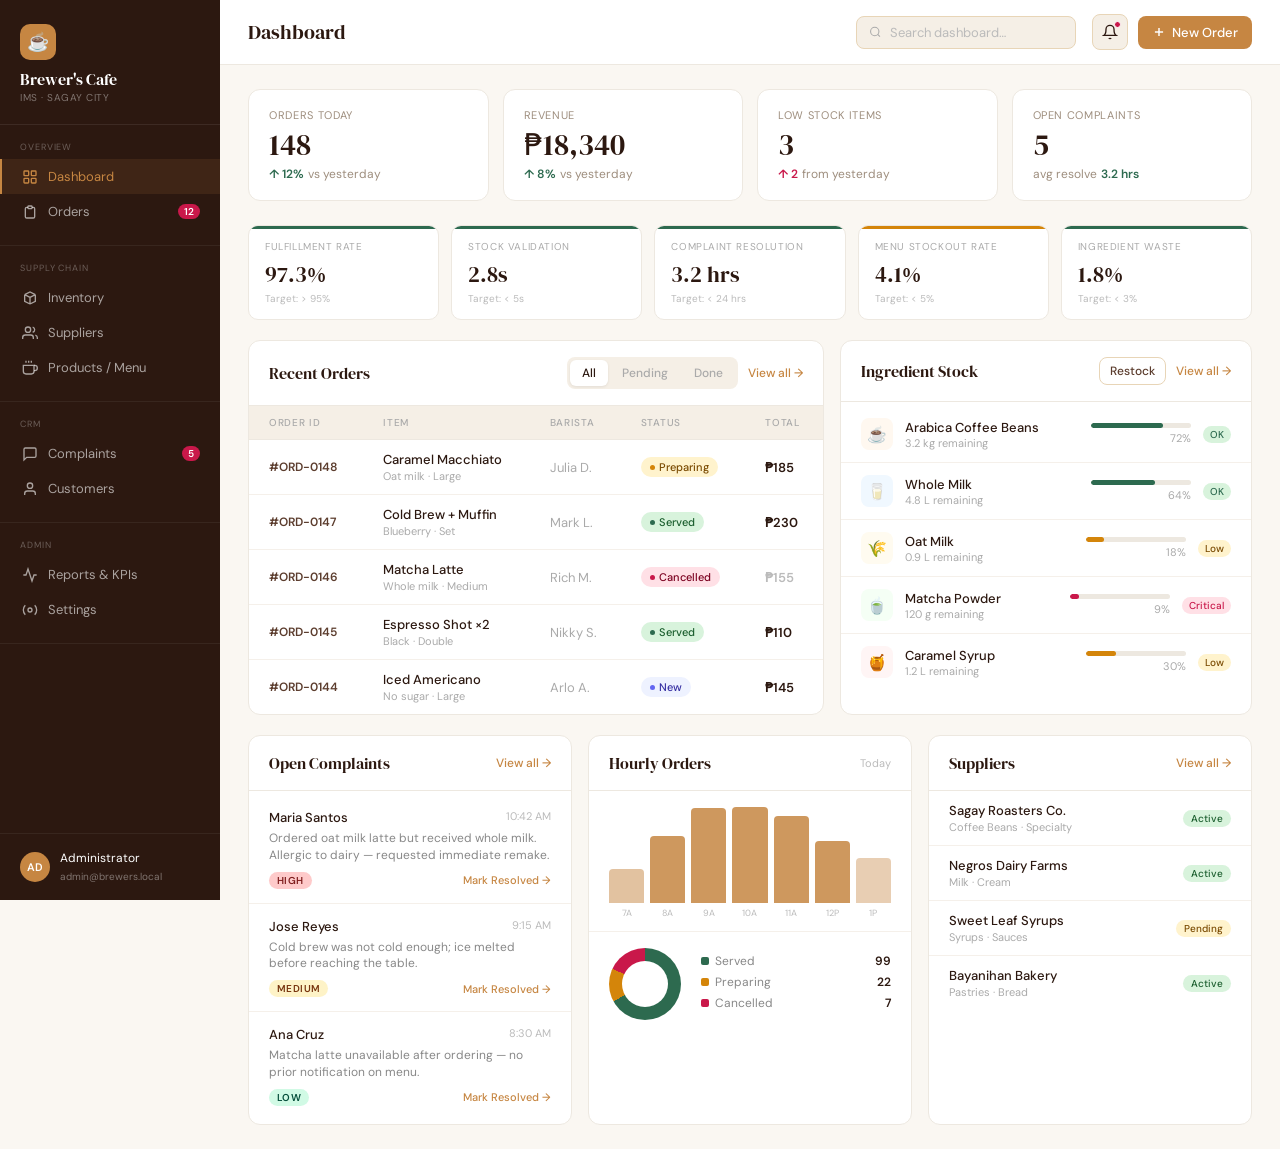
<file: index.html>
<!DOCTYPE html>
<html lang="en">
<head>
<meta charset="UTF-8">
<meta name="viewport" content="width=device-width, initial-scale=1.0">
<title>Dashboard – Brewer's Cafe IMS</title>
<link rel="preconnect" href="https://fonts.googleapis.com">
<link href="https://fonts.googleapis.com/css2?family=DM+Serif+Display:ital@0;1&family=DM+Sans:wght@300;400;500;600&display=swap" rel="stylesheet">
<link rel="stylesheet" href="styles.css">
</head>
<body>
<div id="sidebar-mount"></div>
<main class="main">
  <div id="topbar-mount"></div>
  <div class="content">

    <div class="metrics-row">
      <div class="metric-card">
        <div class="metric-label">Orders Today</div>
        <div class="metric-value">148</div>
        <div class="metric-sub"><span class="badge-up">↑ 12%</span> vs yesterday</div>
      </div>
      <div class="metric-card">
        <div class="metric-label">Revenue</div>
        <div class="metric-value">₱18,340</div>
        <div class="metric-sub"><span class="badge-up">↑ 8%</span> vs yesterday</div>
      </div>
      <div class="metric-card">
        <div class="metric-label">Low Stock Items</div>
        <div class="metric-value">3</div>
        <div class="metric-sub"><span class="badge-down">↑ 2</span> from yesterday</div>
      </div>
      <div class="metric-card">
        <div class="metric-label">Open Complaints</div>
        <div class="metric-value">5</div>
        <div class="metric-sub">avg resolve <span style="color:var(--mint); font-weight:600;">3.2 hrs</span></div>
      </div>
    </div>

    <div class="kpi-row">
      <div class="kpi-card kpi-ok"><div class="kpi-name">Fulfillment Rate</div><div class="kpi-val">97.3%</div><div class="kpi-target">Target: > 95%</div></div>
      <div class="kpi-card kpi-ok"><div class="kpi-name">Stock Validation</div><div class="kpi-val">2.8s</div><div class="kpi-target">Target: < 5s</div></div>
      <div class="kpi-card kpi-ok"><div class="kpi-name">Complaint Resolution</div><div class="kpi-val">3.2 hrs</div><div class="kpi-target">Target: < 24 hrs</div></div>
      <div class="kpi-card kpi-warn"><div class="kpi-name">Menu Stockout Rate</div><div class="kpi-val">4.1%</div><div class="kpi-target">Target: < 5%</div></div>
      <div class="kpi-card kpi-ok"><div class="kpi-name">Ingredient Waste</div><div class="kpi-val">1.8%</div><div class="kpi-target">Target: < 3%</div></div>
    </div>

    <div class="grid-2">
      <div class="panel">
        <div class="panel-head">
          <h3>Recent Orders</h3>
          <div class="tab-row"><div class="tab active">All</div><div class="tab">Pending</div><div class="tab">Done</div></div>
          <span class="view-all">View all →</span>
        </div>
        <table class="data-table">
          <thead><tr><th>Order ID</th><th>Item</th><th>Barista</th><th>Status</th><th>Total</th></tr></thead>
          <tbody>
            <tr><td><div class="order-id">#ORD-0148</div></td><td><div class="item-name">Caramel Macchiato</div><div class="item-sub">Oat milk · Large</div></td><td style="color:#aaa;">Julia D.</td><td><span class="status-pill status-prep"><span class="dot"></span>Preparing</span></td><td style="font-weight:600;">₱185</td></tr>
            <tr><td><div class="order-id">#ORD-0147</div></td><td><div class="item-name">Cold Brew + Muffin</div><div class="item-sub">Blueberry · Set</div></td><td style="color:#aaa;">Mark L.</td><td><span class="status-pill status-done"><span class="dot"></span>Served</span></td><td style="font-weight:600;">₱230</td></tr>
            <tr><td><div class="order-id">#ORD-0146</div></td><td><div class="item-name">Matcha Latte</div><div class="item-sub">Whole milk · Medium</div></td><td style="color:#aaa;">Rich M.</td><td><span class="status-pill status-cancel"><span class="dot"></span>Cancelled</span></td><td style="font-weight:600; color:#bbb;">₱155</td></tr>
            <tr><td><div class="order-id">#ORD-0145</div></td><td><div class="item-name">Espresso Shot ×2</div><div class="item-sub">Black · Double</div></td><td style="color:#aaa;">Nikky S.</td><td><span class="status-pill status-done"><span class="dot"></span>Served</span></td><td style="font-weight:600;">₱110</td></tr>
            <tr><td><div class="order-id">#ORD-0144</div></td><td><div class="item-name">Iced Americano</div><div class="item-sub">No sugar · Large</div></td><td style="color:#aaa;">Arlo A.</td><td><span class="status-pill status-new"><span class="dot"></span>New</span></td><td style="font-weight:600;">₱145</td></tr>
          </tbody>
        </table>
      </div>

      <div class="panel">
        <div class="panel-head">
          <h3>Ingredient Stock</h3>
          <button class="btn btn-ghost" style="font-size:12px; padding:5px 10px;">Restock</button>
          <span class="view-all">View all →</span>
        </div>
        <div class="stock-list">
          <div class="stock-item"><div class="stock-icon" style="background:#FFF8F0;">☕</div><div class="stock-info"><div class="stock-name">Arabica Coffee Beans</div><div class="stock-unit">3.2 kg remaining</div></div><div class="stock-bar-wrap"><div class="stock-bar-bg"><div class="stock-bar-fill bar-ok" style="width:72%"></div></div><div class="stock-pct">72%</div></div><span class="stock-alert alert-ok">OK</span></div>
          <div class="stock-item"><div class="stock-icon" style="background:#F0F8FF;">🥛</div><div class="stock-info"><div class="stock-name">Whole Milk</div><div class="stock-unit">4.8 L remaining</div></div><div class="stock-bar-wrap"><div class="stock-bar-bg"><div class="stock-bar-fill bar-ok" style="width:64%"></div></div><div class="stock-pct">64%</div></div><span class="stock-alert alert-ok">OK</span></div>
          <div class="stock-item"><div class="stock-icon" style="background:#FFFBF0;">🌾</div><div class="stock-info"><div class="stock-name">Oat Milk</div><div class="stock-unit">0.9 L remaining</div></div><div class="stock-bar-wrap"><div class="stock-bar-bg"><div class="stock-bar-fill bar-warn" style="width:18%"></div></div><div class="stock-pct">18%</div></div><span class="stock-alert alert-warn">Low</span></div>
          <div class="stock-item"><div class="stock-icon" style="background:#F5FFF5;">🍵</div><div class="stock-info"><div class="stock-name">Matcha Powder</div><div class="stock-unit">120 g remaining</div></div><div class="stock-bar-wrap"><div class="stock-bar-bg"><div class="stock-bar-fill bar-critical" style="width:9%"></div></div><div class="stock-pct">9%</div></div><span class="stock-alert alert-low">Critical</span></div>
          <div class="stock-item"><div class="stock-icon" style="background:#FFF5F5;">🍯</div><div class="stock-info"><div class="stock-name">Caramel Syrup</div><div class="stock-unit">1.2 L remaining</div></div><div class="stock-bar-wrap"><div class="stock-bar-bg"><div class="stock-bar-fill bar-warn" style="width:30%"></div></div><div class="stock-pct">30%</div></div><span class="stock-alert alert-warn">Low</span></div>
        </div>
      </div>
    </div>

    <div class="grid-3">
      <div class="panel">
        <div class="panel-head"><h3>Open Complaints</h3><span class="view-all">View all →</span></div>
        <div class="complaint-list">
          <div class="complaint-item"><div class="complaint-top"><span class="complaint-customer">Maria Santos</span><span class="complaint-time">10:42 AM</span></div><div class="complaint-text">Ordered oat milk latte but received whole milk. Allergic to dairy — requested immediate remake.</div><div class="complaint-footer"><span class="priority-tag p-high">HIGH</span><button class="resolve-btn">Mark Resolved →</button></div></div>
          <div class="complaint-item"><div class="complaint-top"><span class="complaint-customer">Jose Reyes</span><span class="complaint-time">9:15 AM</span></div><div class="complaint-text">Cold brew was not cold enough; ice melted before reaching the table.</div><div class="complaint-footer"><span class="priority-tag p-med">MEDIUM</span><button class="resolve-btn">Mark Resolved →</button></div></div>
          <div class="complaint-item"><div class="complaint-top"><span class="complaint-customer">Ana Cruz</span><span class="complaint-time">8:30 AM</span></div><div class="complaint-text">Matcha latte unavailable after ordering — no prior notification on menu.</div><div class="complaint-footer"><span class="priority-tag p-low">LOW</span><button class="resolve-btn">Mark Resolved →</button></div></div>
        </div>
      </div>

      <div class="panel">
        <div class="panel-head"><h3>Hourly Orders</h3><span style="font-size:11px; color:#bbb;">Today</span></div>
        <div class="mini-chart">
          <div class="bar-col"><div class="bar-rect" style="height:30%; opacity:0.5;"></div><div class="bar-lbl">7A</div></div>
          <div class="bar-col"><div class="bar-rect" style="height:60%;"></div><div class="bar-lbl">8A</div></div>
          <div class="bar-col"><div class="bar-rect" style="height:85%;"></div><div class="bar-lbl">9A</div></div>
          <div class="bar-col"><div class="bar-rect" style="height:100%;"></div><div class="bar-lbl">10A</div></div>
          <div class="bar-col"><div class="bar-rect" style="height:78%;"></div><div class="bar-lbl">11A</div></div>
          <div class="bar-col"><div class="bar-rect" style="height:55%;"></div><div class="bar-lbl">12P</div></div>
          <div class="bar-col"><div class="bar-rect" style="height:40%; opacity:0.4;"></div><div class="bar-lbl">1P</div></div>
        </div>
        <div class="donut-wrap" style="border-top:1px solid #f5f0ea;">
          <div class="donut"></div>
          <div style="flex:1;">
            <div class="legend-item"><div class="legend-dot" style="background:var(--mint);"></div><span style="font-size:12px; color:#888;">Served</span><span class="legend-num">99</span></div>
            <div class="legend-item"><div class="legend-dot" style="background:var(--amber);"></div><span style="font-size:12px; color:#888;">Preparing</span><span class="legend-num">22</span></div>
            <div class="legend-item"><div class="legend-dot" style="background:var(--rose);"></div><span style="font-size:12px; color:#888;">Cancelled</span><span class="legend-num">7</span></div>
          </div>
        </div>
      </div>

      <div class="panel">
        <div class="panel-head"><h3>Suppliers</h3><span class="view-all">View all →</span></div>
        <table class="data-table">
          <tbody>
            <tr><td><div class="item-name">Sagay Roasters Co.</div><div class="item-sub">Coffee Beans · Specialty</div></td><td style="text-align:right;"><span class="tag tag-active">Active</span></td></tr>
            <tr><td><div class="item-name">Negros Dairy Farms</div><div class="item-sub">Milk · Cream</div></td><td style="text-align:right;"><span class="tag tag-active">Active</span></td></tr>
            <tr><td><div class="item-name">Sweet Leaf Syrups</div><div class="item-sub">Syrups · Sauces</div></td><td style="text-align:right;"><span class="tag tag-pending">Pending</span></td></tr>
            <tr><td><div class="item-name">Bayanihan Bakery</div><div class="item-sub">Pastries · Bread</div></td><td style="text-align:right;"><span class="tag tag-active">Active</span></td></tr>
          </tbody>
        </table>
      </div>
    </div>

  </div>
</main>
<script src="app.js"></script>
<script>mountLayout({ active: 'dashboard', title: 'Dashboard', cta: 'New Order' });</script>
</body>
</html>
</file>
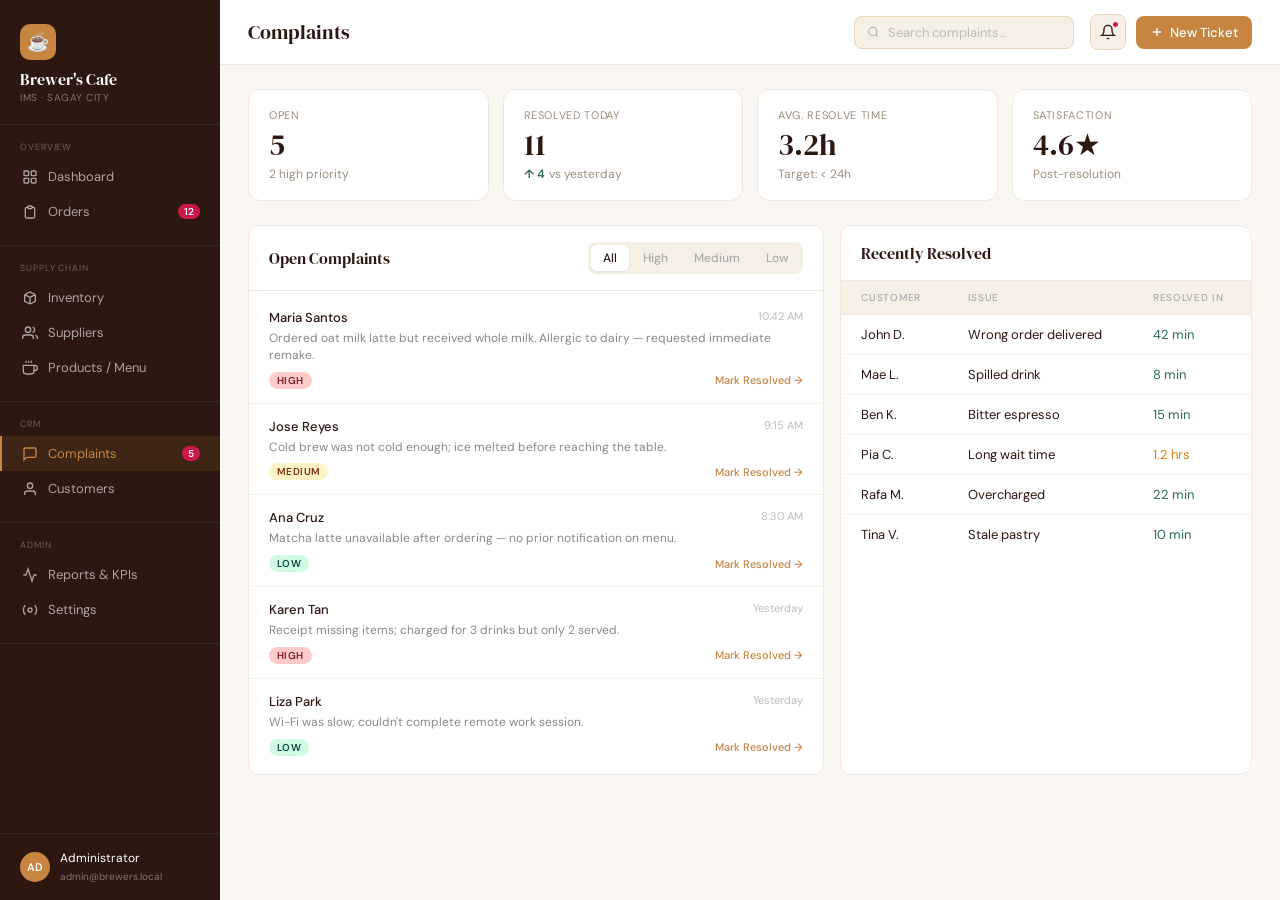
<file: complaints.html>
<!DOCTYPE html>
<html lang="en">
<head>
<meta charset="UTF-8"><meta name="viewport" content="width=device-width, initial-scale=1.0">
<title>Complaints – Brewer's Cafe IMS</title>
<link rel="preconnect" href="https://fonts.googleapis.com">
<link href="https://fonts.googleapis.com/css2?family=DM+Serif+Display&family=DM+Sans:wght@300;400;500;600&display=swap" rel="stylesheet">
<link rel="stylesheet" href="styles.css">
</head>
<body>
<div id="sidebar-mount"></div>
<main class="main">
  <div id="topbar-mount"></div>
  <div class="content">

    <div class="metrics-row">
      <div class="metric-card"><div class="metric-label">Open</div><div class="metric-value">5</div><div class="metric-sub">2 high priority</div></div>
      <div class="metric-card"><div class="metric-label">Resolved Today</div><div class="metric-value">11</div><div class="metric-sub"><span class="badge-up">↑ 4</span> vs yesterday</div></div>
      <div class="metric-card"><div class="metric-label">Avg. Resolve Time</div><div class="metric-value">3.2h</div><div class="metric-sub">Target: < 24h</div></div>
      <div class="metric-card"><div class="metric-label">Satisfaction</div><div class="metric-value">4.6★</div><div class="metric-sub">Post-resolution</div></div>
    </div>

    <div class="grid-2">
      <div class="panel">
        <div class="panel-head">
          <h3>Open Complaints</h3>
          <div class="tab-row"><div class="tab active">All</div><div class="tab">High</div><div class="tab">Medium</div><div class="tab">Low</div></div>
        </div>
        <div class="complaint-list">
          <div class="complaint-item"><div class="complaint-top"><span class="complaint-customer">Maria Santos</span><span class="complaint-time">10:42 AM</span></div><div class="complaint-text">Ordered oat milk latte but received whole milk. Allergic to dairy — requested immediate remake.</div><div class="complaint-footer"><span class="priority-tag p-high">HIGH</span><button class="resolve-btn">Mark Resolved →</button></div></div>
          <div class="complaint-item"><div class="complaint-top"><span class="complaint-customer">Jose Reyes</span><span class="complaint-time">9:15 AM</span></div><div class="complaint-text">Cold brew was not cold enough; ice melted before reaching the table.</div><div class="complaint-footer"><span class="priority-tag p-med">MEDIUM</span><button class="resolve-btn">Mark Resolved →</button></div></div>
          <div class="complaint-item"><div class="complaint-top"><span class="complaint-customer">Ana Cruz</span><span class="complaint-time">8:30 AM</span></div><div class="complaint-text">Matcha latte unavailable after ordering — no prior notification on menu.</div><div class="complaint-footer"><span class="priority-tag p-low">LOW</span><button class="resolve-btn">Mark Resolved →</button></div></div>
          <div class="complaint-item"><div class="complaint-top"><span class="complaint-customer">Karen Tan</span><span class="complaint-time">Yesterday</span></div><div class="complaint-text">Receipt missing items; charged for 3 drinks but only 2 served.</div><div class="complaint-footer"><span class="priority-tag p-high">HIGH</span><button class="resolve-btn">Mark Resolved →</button></div></div>
          <div class="complaint-item"><div class="complaint-top"><span class="complaint-customer">Liza Park</span><span class="complaint-time">Yesterday</span></div><div class="complaint-text">Wi-Fi was slow; couldn't complete remote work session.</div><div class="complaint-footer"><span class="priority-tag p-low">LOW</span><button class="resolve-btn">Mark Resolved →</button></div></div>
        </div>
      </div>

      <div class="panel">
        <div class="panel-head"><h3>Recently Resolved</h3></div>
        <table class="data-table">
          <thead><tr><th>Customer</th><th>Issue</th><th>Resolved In</th></tr></thead>
          <tbody>
            <tr><td>John D.</td><td>Wrong order delivered</td><td style="color:var(--mint);">42 min</td></tr>
            <tr><td>Mae L.</td><td>Spilled drink</td><td style="color:var(--mint);">8 min</td></tr>
            <tr><td>Ben K.</td><td>Bitter espresso</td><td style="color:var(--mint);">15 min</td></tr>
            <tr><td>Pia C.</td><td>Long wait time</td><td style="color:var(--amber);">1.2 hrs</td></tr>
            <tr><td>Rafa M.</td><td>Overcharged</td><td style="color:var(--mint);">22 min</td></tr>
            <tr><td>Tina V.</td><td>Stale pastry</td><td style="color:var(--mint);">10 min</td></tr>
          </tbody>
        </table>
      </div>
    </div>

  </div>
</main>
<script src="app.js"></script>
<script>mountLayout({ active: 'complaints', title: 'Complaints', cta: 'New Ticket' });</script>
</body>
</html>
</file>
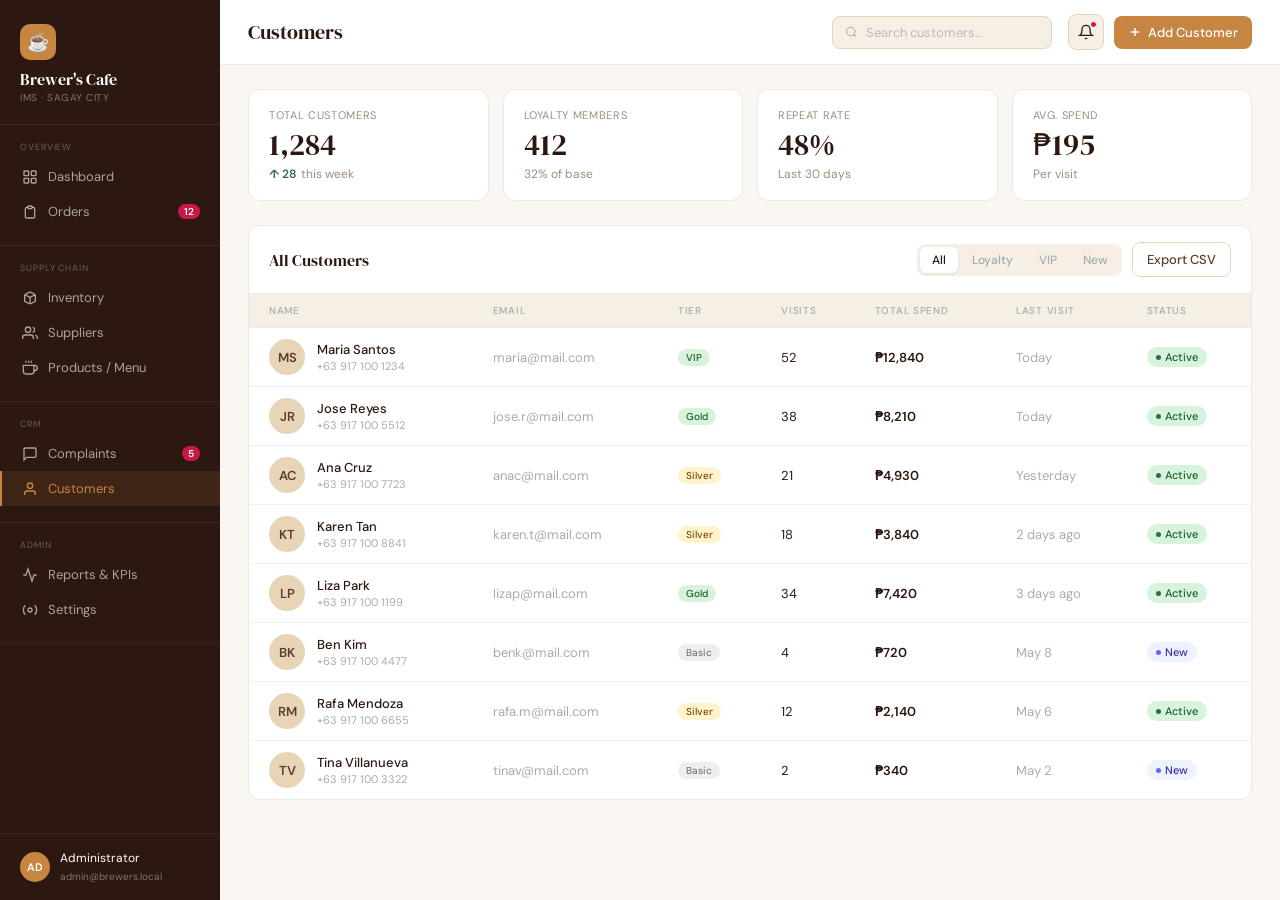
<file: customers.html>
<!DOCTYPE html>
<html lang="en">
<head>
<meta charset="UTF-8"><meta name="viewport" content="width=device-width, initial-scale=1.0">
<title>Customers – Brewer's Cafe IMS</title>
<link rel="preconnect" href="https://fonts.googleapis.com">
<link href="https://fonts.googleapis.com/css2?family=DM+Serif+Display&family=DM+Sans:wght@300;400;500;600&display=swap" rel="stylesheet">
<link rel="stylesheet" href="styles.css">
</head>
<body>
<div id="sidebar-mount"></div>
<main class="main">
  <div id="topbar-mount"></div>
  <div class="content">

    <div class="metrics-row">
      <div class="metric-card"><div class="metric-label">Total Customers</div><div class="metric-value">1,284</div><div class="metric-sub"><span class="badge-up">↑ 28</span> this week</div></div>
      <div class="metric-card"><div class="metric-label">Loyalty Members</div><div class="metric-value">412</div><div class="metric-sub">32% of base</div></div>
      <div class="metric-card"><div class="metric-label">Repeat Rate</div><div class="metric-value">48%</div><div class="metric-sub">Last 30 days</div></div>
      <div class="metric-card"><div class="metric-label">Avg. Spend</div><div class="metric-value">₱195</div><div class="metric-sub">Per visit</div></div>
    </div>

    <div class="panel">
      <div class="panel-head">
        <h3>All Customers</h3>
        <div class="tab-row"><div class="tab active">All</div><div class="tab">Loyalty</div><div class="tab">VIP</div><div class="tab">New</div></div>
        <button class="btn btn-ghost">Export CSV</button>
      </div>
      <table class="data-table">
        <thead><tr><th>Name</th><th>Email</th><th>Tier</th><th>Visits</th><th>Total Spend</th><th>Last Visit</th><th>Status</th></tr></thead>
        <tbody>
          <tr><td><div class="cust-row"><div class="cust-avatar">MS</div><div><div class="item-name">Maria Santos</div><div class="item-sub">+63 917 100 1234</div></div></div></td><td style="color:#aaa;">maria@mail.com</td><td><span class="tag tag-active">VIP</span></td><td>52</td><td style="font-weight:600;">₱12,840</td><td style="color:#aaa;">Today</td><td><span class="status-pill status-done"><span class="dot"></span>Active</span></td></tr>
          <tr><td><div class="cust-row"><div class="cust-avatar">JR</div><div><div class="item-name">Jose Reyes</div><div class="item-sub">+63 917 100 5512</div></div></div></td><td style="color:#aaa;">jose.r@mail.com</td><td><span class="tag tag-active">Gold</span></td><td>38</td><td style="font-weight:600;">₱8,210</td><td style="color:#aaa;">Today</td><td><span class="status-pill status-done"><span class="dot"></span>Active</span></td></tr>
          <tr><td><div class="cust-row"><div class="cust-avatar">AC</div><div><div class="item-name">Ana Cruz</div><div class="item-sub">+63 917 100 7723</div></div></div></td><td style="color:#aaa;">anac@mail.com</td><td><span class="tag tag-pending">Silver</span></td><td>21</td><td style="font-weight:600;">₱4,930</td><td style="color:#aaa;">Yesterday</td><td><span class="status-pill status-done"><span class="dot"></span>Active</span></td></tr>
          <tr><td><div class="cust-row"><div class="cust-avatar">KT</div><div><div class="item-name">Karen Tan</div><div class="item-sub">+63 917 100 8841</div></div></div></td><td style="color:#aaa;">karen.t@mail.com</td><td><span class="tag tag-pending">Silver</span></td><td>18</td><td style="font-weight:600;">₱3,840</td><td style="color:#aaa;">2 days ago</td><td><span class="status-pill status-done"><span class="dot"></span>Active</span></td></tr>
          <tr><td><div class="cust-row"><div class="cust-avatar">LP</div><div><div class="item-name">Liza Park</div><div class="item-sub">+63 917 100 1199</div></div></div></td><td style="color:#aaa;">lizap@mail.com</td><td><span class="tag tag-active">Gold</span></td><td>34</td><td style="font-weight:600;">₱7,420</td><td style="color:#aaa;">3 days ago</td><td><span class="status-pill status-done"><span class="dot"></span>Active</span></td></tr>
          <tr><td><div class="cust-row"><div class="cust-avatar">BK</div><div><div class="item-name">Ben Kim</div><div class="item-sub">+63 917 100 4477</div></div></div></td><td style="color:#aaa;">benk@mail.com</td><td><span class="tag tag-inactive">Basic</span></td><td>4</td><td style="font-weight:600;">₱720</td><td style="color:#aaa;">May 8</td><td><span class="status-pill status-new"><span class="dot"></span>New</span></td></tr>
          <tr><td><div class="cust-row"><div class="cust-avatar">RM</div><div><div class="item-name">Rafa Mendoza</div><div class="item-sub">+63 917 100 6655</div></div></div></td><td style="color:#aaa;">rafa.m@mail.com</td><td><span class="tag tag-pending">Silver</span></td><td>12</td><td style="font-weight:600;">₱2,140</td><td style="color:#aaa;">May 6</td><td><span class="status-pill status-done"><span class="dot"></span>Active</span></td></tr>
          <tr><td><div class="cust-row"><div class="cust-avatar">TV</div><div><div class="item-name">Tina Villanueva</div><div class="item-sub">+63 917 100 3322</div></div></div></td><td style="color:#aaa;">tinav@mail.com</td><td><span class="tag tag-inactive">Basic</span></td><td>2</td><td style="font-weight:600;">₱340</td><td style="color:#aaa;">May 2</td><td><span class="status-pill status-new"><span class="dot"></span>New</span></td></tr>
        </tbody>
      </table>
    </div>

  </div>
</main>
<script src="app.js"></script>
<script>mountLayout({ active: 'customers', title: 'Customers', cta: 'Add Customer' });</script>
</body>
</html>
</file>
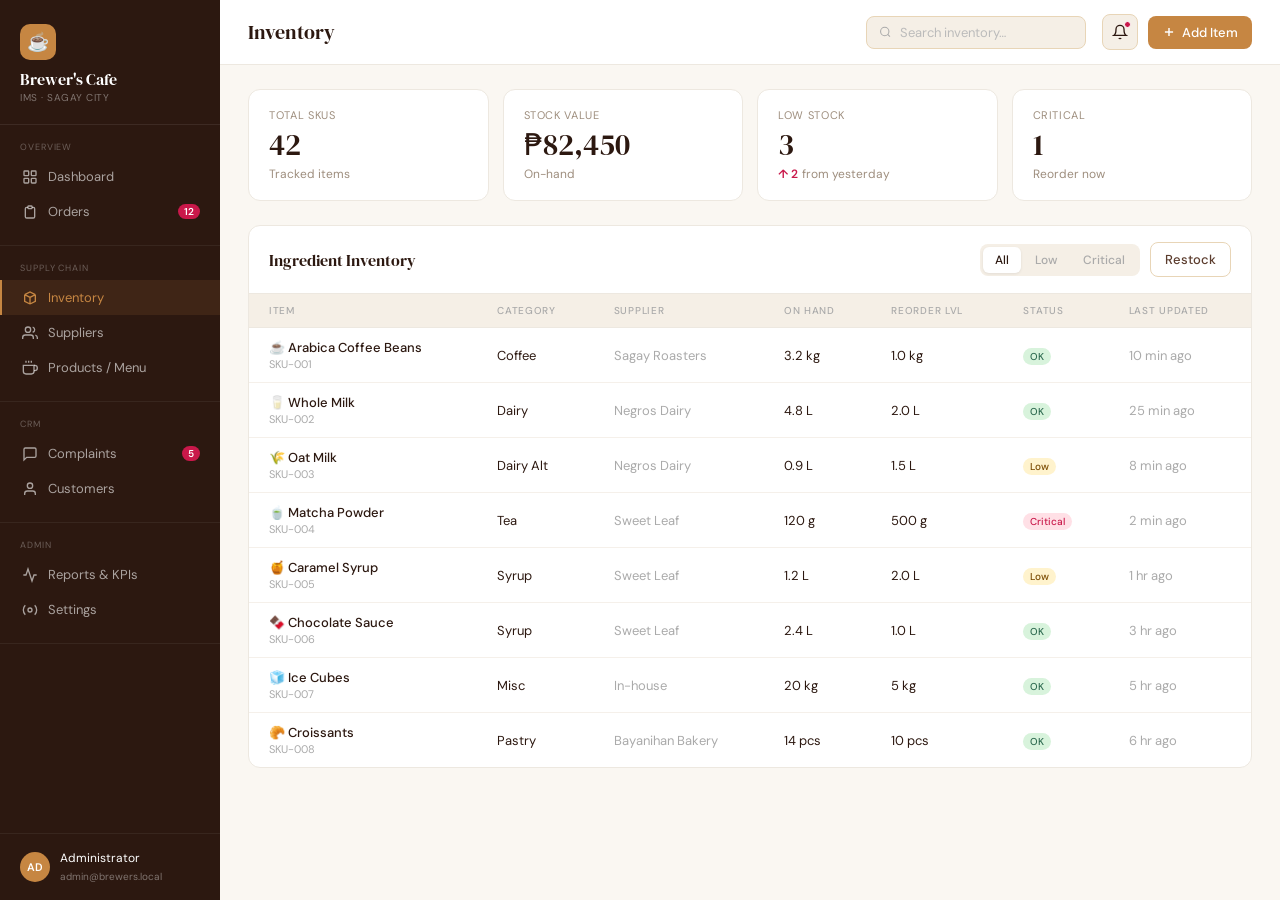
<file: inventory.html>
<!DOCTYPE html>
<html lang="en">
<head>
<meta charset="UTF-8"><meta name="viewport" content="width=device-width, initial-scale=1.0">
<title>Inventory – Brewer's Cafe IMS</title>
<link rel="preconnect" href="https://fonts.googleapis.com">
<link href="https://fonts.googleapis.com/css2?family=DM+Serif+Display&family=DM+Sans:wght@300;400;500;600&display=swap" rel="stylesheet">
<link rel="stylesheet" href="styles.css">
</head>
<body>
<div id="sidebar-mount"></div>
<main class="main">
  <div id="topbar-mount"></div>
  <div class="content">

    <div class="metrics-row">
      <div class="metric-card"><div class="metric-label">Total SKUs</div><div class="metric-value">42</div><div class="metric-sub">Tracked items</div></div>
      <div class="metric-card"><div class="metric-label">Stock Value</div><div class="metric-value">₱82,450</div><div class="metric-sub">On-hand</div></div>
      <div class="metric-card"><div class="metric-label">Low Stock</div><div class="metric-value">3</div><div class="metric-sub"><span class="badge-down">↑ 2</span> from yesterday</div></div>
      <div class="metric-card"><div class="metric-label">Critical</div><div class="metric-value">1</div><div class="metric-sub">Reorder now</div></div>
    </div>

    <div class="panel">
      <div class="panel-head">
        <h3>Ingredient Inventory</h3>
        <div class="tab-row"><div class="tab active">All</div><div class="tab">Low</div><div class="tab">Critical</div></div>
        <button class="btn btn-ghost">Restock</button>
      </div>
      <table class="data-table">
        <thead><tr><th>Item</th><th>Category</th><th>Supplier</th><th>On Hand</th><th>Reorder Lvl</th><th>Status</th><th>Last Updated</th></tr></thead>
        <tbody>
          <tr><td><div class="item-name">☕ Arabica Coffee Beans</div><div class="item-sub">SKU-001</div></td><td>Coffee</td><td style="color:#aaa;">Sagay Roasters</td><td>3.2 kg</td><td>1.0 kg</td><td><span class="stock-alert alert-ok">OK</span></td><td style="color:#aaa;">10 min ago</td></tr>
          <tr><td><div class="item-name">🥛 Whole Milk</div><div class="item-sub">SKU-002</div></td><td>Dairy</td><td style="color:#aaa;">Negros Dairy</td><td>4.8 L</td><td>2.0 L</td><td><span class="stock-alert alert-ok">OK</span></td><td style="color:#aaa;">25 min ago</td></tr>
          <tr><td><div class="item-name">🌾 Oat Milk</div><div class="item-sub">SKU-003</div></td><td>Dairy Alt</td><td style="color:#aaa;">Negros Dairy</td><td>0.9 L</td><td>1.5 L</td><td><span class="stock-alert alert-warn">Low</span></td><td style="color:#aaa;">8 min ago</td></tr>
          <tr><td><div class="item-name">🍵 Matcha Powder</div><div class="item-sub">SKU-004</div></td><td>Tea</td><td style="color:#aaa;">Sweet Leaf</td><td>120 g</td><td>500 g</td><td><span class="stock-alert alert-low">Critical</span></td><td style="color:#aaa;">2 min ago</td></tr>
          <tr><td><div class="item-name">🍯 Caramel Syrup</div><div class="item-sub">SKU-005</div></td><td>Syrup</td><td style="color:#aaa;">Sweet Leaf</td><td>1.2 L</td><td>2.0 L</td><td><span class="stock-alert alert-warn">Low</span></td><td style="color:#aaa;">1 hr ago</td></tr>
          <tr><td><div class="item-name">🍫 Chocolate Sauce</div><div class="item-sub">SKU-006</div></td><td>Syrup</td><td style="color:#aaa;">Sweet Leaf</td><td>2.4 L</td><td>1.0 L</td><td><span class="stock-alert alert-ok">OK</span></td><td style="color:#aaa;">3 hr ago</td></tr>
          <tr><td><div class="item-name">🧊 Ice Cubes</div><div class="item-sub">SKU-007</div></td><td>Misc</td><td style="color:#aaa;">In-house</td><td>20 kg</td><td>5 kg</td><td><span class="stock-alert alert-ok">OK</span></td><td style="color:#aaa;">5 hr ago</td></tr>
          <tr><td><div class="item-name">🥐 Croissants</div><div class="item-sub">SKU-008</div></td><td>Pastry</td><td style="color:#aaa;">Bayanihan Bakery</td><td>14 pcs</td><td>10 pcs</td><td><span class="stock-alert alert-ok">OK</span></td><td style="color:#aaa;">6 hr ago</td></tr>
        </tbody>
      </table>
    </div>

  </div>
</main>
<script src="app.js"></script>
<script>mountLayout({ active: 'inventory', title: 'Inventory', cta: 'Add Item' });</script>
</body>
</html>
</file>
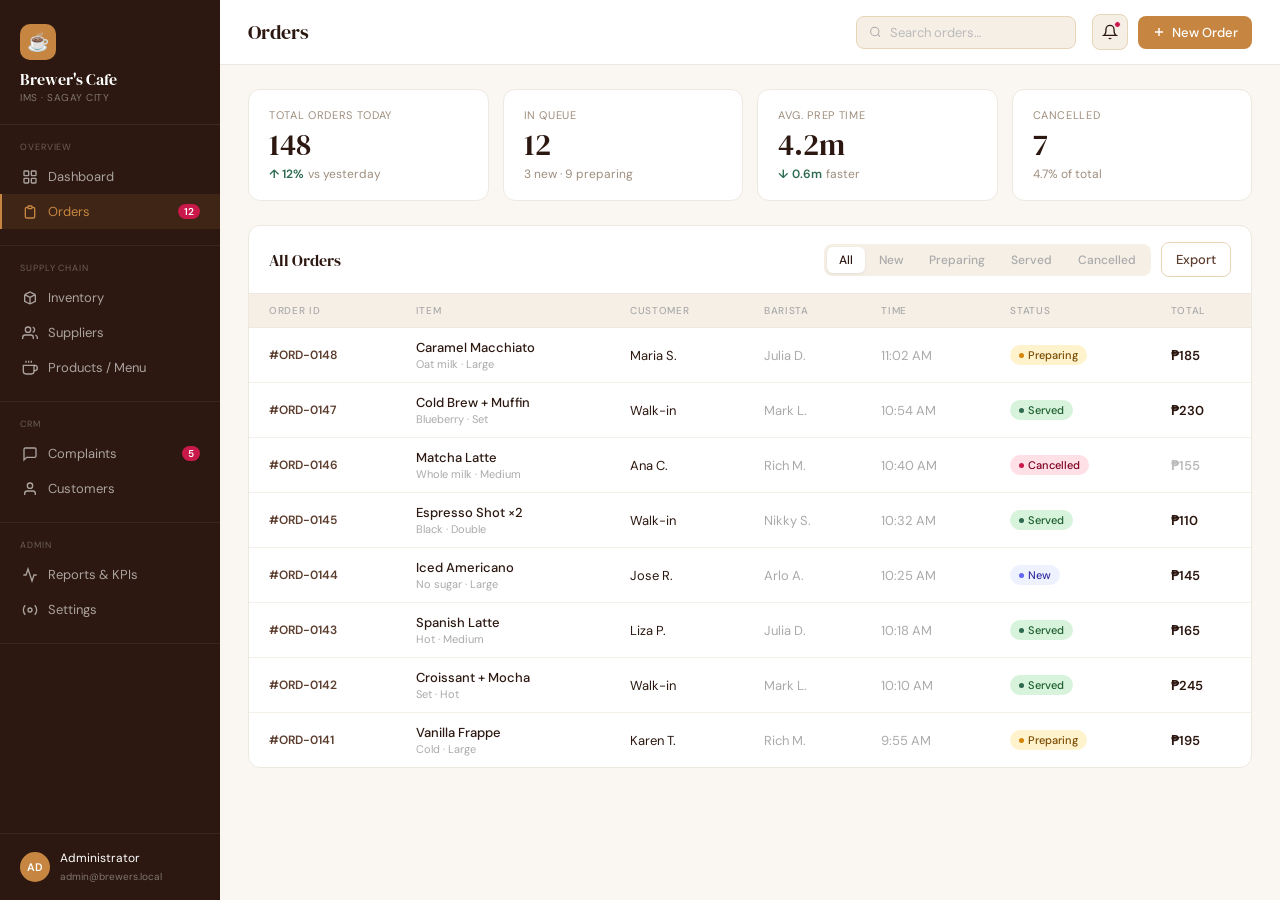
<file: orders.html>
<!DOCTYPE html>
<html lang="en">
<head>
<meta charset="UTF-8"><meta name="viewport" content="width=device-width, initial-scale=1.0">
<title>Orders – Brewer's Cafe IMS</title>
<link rel="preconnect" href="https://fonts.googleapis.com">
<link href="https://fonts.googleapis.com/css2?family=DM+Serif+Display&family=DM+Sans:wght@300;400;500;600&display=swap" rel="stylesheet">
<link rel="stylesheet" href="styles.css">
</head>
<body>
<div id="sidebar-mount"></div>
<main class="main">
  <div id="topbar-mount"></div>
  <div class="content">

    <div class="metrics-row">
      <div class="metric-card"><div class="metric-label">Total Orders Today</div><div class="metric-value">148</div><div class="metric-sub"><span class="badge-up">↑ 12%</span> vs yesterday</div></div>
      <div class="metric-card"><div class="metric-label">In Queue</div><div class="metric-value">12</div><div class="metric-sub">3 new · 9 preparing</div></div>
      <div class="metric-card"><div class="metric-label">Avg. Prep Time</div><div class="metric-value">4.2m</div><div class="metric-sub"><span class="badge-up">↓ 0.6m</span> faster</div></div>
      <div class="metric-card"><div class="metric-label">Cancelled</div><div class="metric-value">7</div><div class="metric-sub">4.7% of total</div></div>
    </div>

    <div class="panel grid-1">
      <div class="panel-head">
        <h3>All Orders</h3>
        <div class="tab-row"><div class="tab active">All</div><div class="tab">New</div><div class="tab">Preparing</div><div class="tab">Served</div><div class="tab">Cancelled</div></div>
        <button class="btn btn-ghost">Export</button>
      </div>
      <table class="data-table">
        <thead><tr><th>Order ID</th><th>Item</th><th>Customer</th><th>Barista</th><th>Time</th><th>Status</th><th>Total</th></tr></thead>
        <tbody>
          <tr><td><div class="order-id">#ORD-0148</div></td><td><div class="item-name">Caramel Macchiato</div><div class="item-sub">Oat milk · Large</div></td><td>Maria S.</td><td style="color:#aaa;">Julia D.</td><td style="color:#aaa;">11:02 AM</td><td><span class="status-pill status-prep"><span class="dot"></span>Preparing</span></td><td style="font-weight:600;">₱185</td></tr>
          <tr><td><div class="order-id">#ORD-0147</div></td><td><div class="item-name">Cold Brew + Muffin</div><div class="item-sub">Blueberry · Set</div></td><td>Walk-in</td><td style="color:#aaa;">Mark L.</td><td style="color:#aaa;">10:54 AM</td><td><span class="status-pill status-done"><span class="dot"></span>Served</span></td><td style="font-weight:600;">₱230</td></tr>
          <tr><td><div class="order-id">#ORD-0146</div></td><td><div class="item-name">Matcha Latte</div><div class="item-sub">Whole milk · Medium</div></td><td>Ana C.</td><td style="color:#aaa;">Rich M.</td><td style="color:#aaa;">10:40 AM</td><td><span class="status-pill status-cancel"><span class="dot"></span>Cancelled</span></td><td style="font-weight:600; color:#bbb;">₱155</td></tr>
          <tr><td><div class="order-id">#ORD-0145</div></td><td><div class="item-name">Espresso Shot ×2</div><div class="item-sub">Black · Double</div></td><td>Walk-in</td><td style="color:#aaa;">Nikky S.</td><td style="color:#aaa;">10:32 AM</td><td><span class="status-pill status-done"><span class="dot"></span>Served</span></td><td style="font-weight:600;">₱110</td></tr>
          <tr><td><div class="order-id">#ORD-0144</div></td><td><div class="item-name">Iced Americano</div><div class="item-sub">No sugar · Large</div></td><td>Jose R.</td><td style="color:#aaa;">Arlo A.</td><td style="color:#aaa;">10:25 AM</td><td><span class="status-pill status-new"><span class="dot"></span>New</span></td><td style="font-weight:600;">₱145</td></tr>
          <tr><td><div class="order-id">#ORD-0143</div></td><td><div class="item-name">Spanish Latte</div><div class="item-sub">Hot · Medium</div></td><td>Liza P.</td><td style="color:#aaa;">Julia D.</td><td style="color:#aaa;">10:18 AM</td><td><span class="status-pill status-done"><span class="dot"></span>Served</span></td><td style="font-weight:600;">₱165</td></tr>
          <tr><td><div class="order-id">#ORD-0142</div></td><td><div class="item-name">Croissant + Mocha</div><div class="item-sub">Set · Hot</div></td><td>Walk-in</td><td style="color:#aaa;">Mark L.</td><td style="color:#aaa;">10:10 AM</td><td><span class="status-pill status-done"><span class="dot"></span>Served</span></td><td style="font-weight:600;">₱245</td></tr>
          <tr><td><div class="order-id">#ORD-0141</div></td><td><div class="item-name">Vanilla Frappe</div><div class="item-sub">Cold · Large</div></td><td>Karen T.</td><td style="color:#aaa;">Rich M.</td><td style="color:#aaa;">9:55 AM</td><td><span class="status-pill status-prep"><span class="dot"></span>Preparing</span></td><td style="font-weight:600;">₱195</td></tr>
        </tbody>
      </table>
    </div>

  </div>
</main>
<script src="app.js"></script>
<script>mountLayout({ active: 'orders', title: 'Orders', cta: 'New Order' });</script>
</body>
</html>
</file>
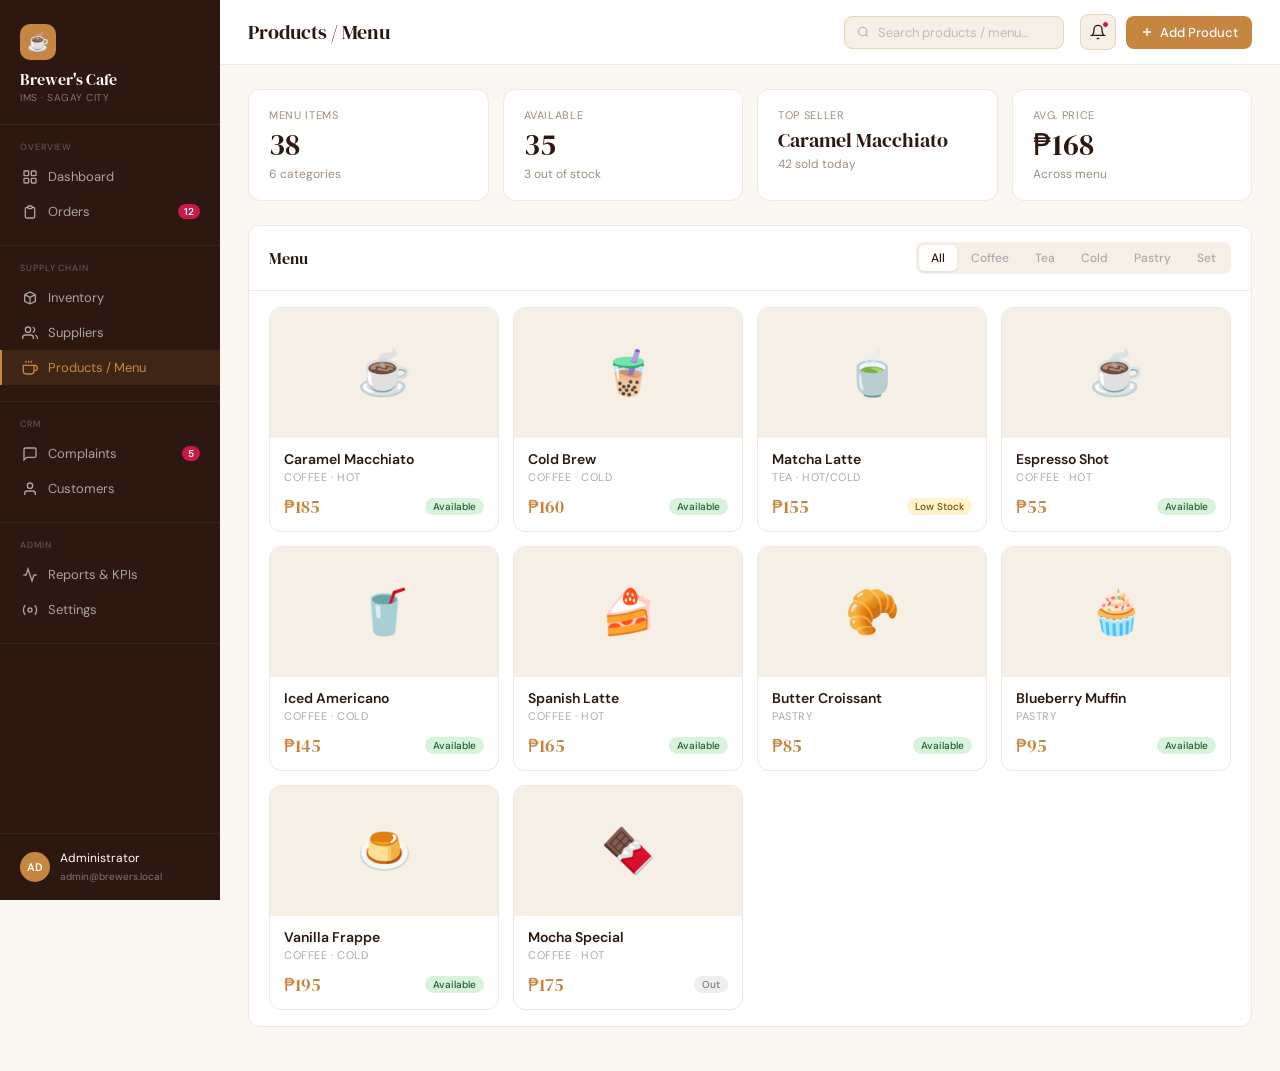
<file: products.html>
<!DOCTYPE html>
<html lang="en">
<head>
<meta charset="UTF-8"><meta name="viewport" content="width=device-width, initial-scale=1.0">
<title>Products / Menu – Brewer's Cafe IMS</title>
<link rel="preconnect" href="https://fonts.googleapis.com">
<link href="https://fonts.googleapis.com/css2?family=DM+Serif+Display&family=DM+Sans:wght@300;400;500;600&display=swap" rel="stylesheet">
<link rel="stylesheet" href="styles.css">
</head>
<body>
<div id="sidebar-mount"></div>
<main class="main">
  <div id="topbar-mount"></div>
  <div class="content">

    <div class="metrics-row">
      <div class="metric-card"><div class="metric-label">Menu Items</div><div class="metric-value">38</div><div class="metric-sub">6 categories</div></div>
      <div class="metric-card"><div class="metric-label">Available</div><div class="metric-value">35</div><div class="metric-sub">3 out of stock</div></div>
      <div class="metric-card"><div class="metric-label">Top Seller</div><div class="metric-value" style="font-size:20px;">Caramel Macchiato</div><div class="metric-sub">42 sold today</div></div>
      <div class="metric-card"><div class="metric-label">Avg. Price</div><div class="metric-value">₱168</div><div class="metric-sub">Across menu</div></div>
    </div>

    <div class="panel" style="margin-bottom:20px;">
      <div class="panel-head">
        <h3>Menu</h3>
        <div class="tab-row"><div class="tab active">All</div><div class="tab">Coffee</div><div class="tab">Tea</div><div class="tab">Cold</div><div class="tab">Pastry</div><div class="tab">Set</div></div>
      </div>
      <div class="panel-body">
        <div class="product-grid">
          <div class="product-card"><div class="product-img">☕</div><div class="product-body"><div class="product-name">Caramel Macchiato</div><div class="product-cat">Coffee · Hot</div><div class="product-foot"><span class="product-price">₱185</span><span class="tag tag-active">Available</span></div></div></div>
          <div class="product-card"><div class="product-img">🧋</div><div class="product-body"><div class="product-name">Cold Brew</div><div class="product-cat">Coffee · Cold</div><div class="product-foot"><span class="product-price">₱160</span><span class="tag tag-active">Available</span></div></div></div>
          <div class="product-card"><div class="product-img">🍵</div><div class="product-body"><div class="product-name">Matcha Latte</div><div class="product-cat">Tea · Hot/Cold</div><div class="product-foot"><span class="product-price">₱155</span><span class="tag tag-pending">Low Stock</span></div></div></div>
          <div class="product-card"><div class="product-img">☕</div><div class="product-body"><div class="product-name">Espresso Shot</div><div class="product-cat">Coffee · Hot</div><div class="product-foot"><span class="product-price">₱55</span><span class="tag tag-active">Available</span></div></div></div>
          <div class="product-card"><div class="product-img">🥤</div><div class="product-body"><div class="product-name">Iced Americano</div><div class="product-cat">Coffee · Cold</div><div class="product-foot"><span class="product-price">₱145</span><span class="tag tag-active">Available</span></div></div></div>
          <div class="product-card"><div class="product-img">🍰</div><div class="product-body"><div class="product-name">Spanish Latte</div><div class="product-cat">Coffee · Hot</div><div class="product-foot"><span class="product-price">₱165</span><span class="tag tag-active">Available</span></div></div></div>
          <div class="product-card"><div class="product-img">🥐</div><div class="product-body"><div class="product-name">Butter Croissant</div><div class="product-cat">Pastry</div><div class="product-foot"><span class="product-price">₱85</span><span class="tag tag-active">Available</span></div></div></div>
          <div class="product-card"><div class="product-img">🧁</div><div class="product-body"><div class="product-name">Blueberry Muffin</div><div class="product-cat">Pastry</div><div class="product-foot"><span class="product-price">₱95</span><span class="tag tag-active">Available</span></div></div></div>
          <div class="product-card"><div class="product-img">🍮</div><div class="product-body"><div class="product-name">Vanilla Frappe</div><div class="product-cat">Coffee · Cold</div><div class="product-foot"><span class="product-price">₱195</span><span class="tag tag-active">Available</span></div></div></div>
          <div class="product-card"><div class="product-img">🍫</div><div class="product-body"><div class="product-name">Mocha Special</div><div class="product-cat">Coffee · Hot</div><div class="product-foot"><span class="product-price">₱175</span><span class="tag tag-inactive">Out</span></div></div></div>
        </div>
      </div>
    </div>

  </div>
</main>
<script src="app.js"></script>
<script>mountLayout({ active: 'products', title: 'Products / Menu', cta: 'Add Product' });</script>
</body>
</html>
</file>
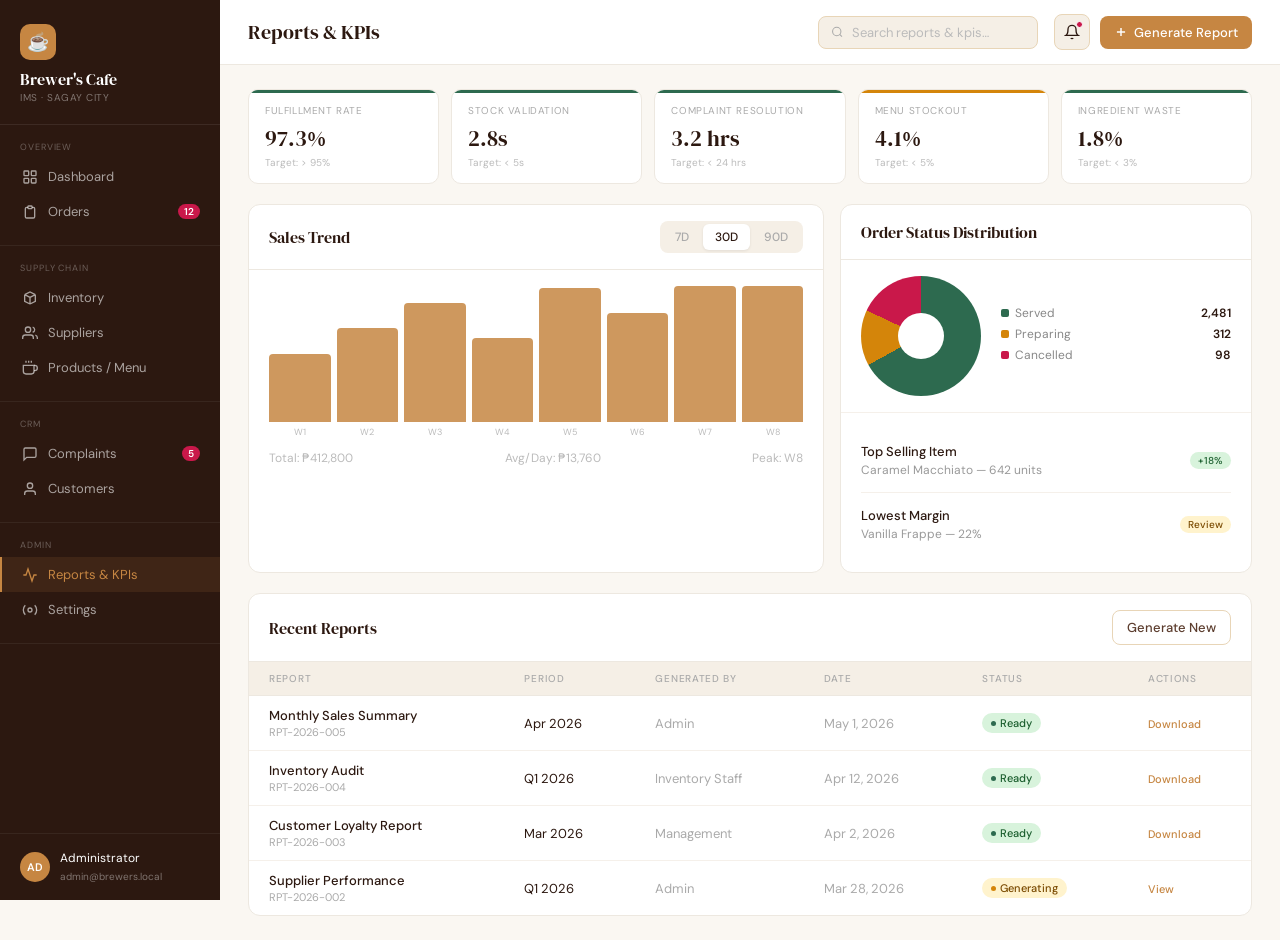
<file: reports.html>
<!DOCTYPE html>
<html lang="en">
<head>
<meta charset="UTF-8"><meta name="viewport" content="width=device-width, initial-scale=1.0">
<title>Reports & KPIs – Brewer's Cafe IMS</title>
<link rel="preconnect" href="https://fonts.googleapis.com">
<link href="https://fonts.googleapis.com/css2?family=DM+Serif+Display&family=DM+Sans:wght@300;400;500;600&display=swap" rel="stylesheet">
<link rel="stylesheet" href="styles.css">
</head>
<body>
<div id="sidebar-mount"></div>
<main class="main">
  <div id="topbar-mount"></div>
  <div class="content">

    <div class="kpi-row">
      <div class="kpi-card kpi-ok"><div class="kpi-name">Fulfillment Rate</div><div class="kpi-val">97.3%</div><div class="kpi-target">Target: > 95%</div></div>
      <div class="kpi-card kpi-ok"><div class="kpi-name">Stock Validation</div><div class="kpi-val">2.8s</div><div class="kpi-target">Target: < 5s</div></div>
      <div class="kpi-card kpi-ok"><div class="kpi-name">Complaint Resolution</div><div class="kpi-val">3.2 hrs</div><div class="kpi-target">Target: < 24 hrs</div></div>
      <div class="kpi-card kpi-warn"><div class="kpi-name">Menu Stockout</div><div class="kpi-val">4.1%</div><div class="kpi-target">Target: < 5%</div></div>
      <div class="kpi-card kpi-ok"><div class="kpi-name">Ingredient Waste</div><div class="kpi-val">1.8%</div><div class="kpi-target">Target: < 3%</div></div>
    </div>

    <div class="grid-2">
      <div class="panel">
        <div class="panel-head">
          <h3>Sales Trend</h3>
          <div class="tab-row"><div class="tab">7D</div><div class="tab active">30D</div><div class="tab">90D</div></div>
        </div>
        <div class="mini-chart" style="height:180px;">
          <div class="bar-col"><div class="bar-rect" style="height:45%;"></div><div class="bar-lbl">W1</div></div>
          <div class="bar-col"><div class="bar-rect" style="height:62%;"></div><div class="bar-lbl">W2</div></div>
          <div class="bar-col"><div class="bar-rect" style="height:78%;"></div><div class="bar-lbl">W3</div></div>
          <div class="bar-col"><div class="bar-rect" style="height:55%;"></div><div class="bar-lbl">W4</div></div>
          <div class="bar-col"><div class="bar-rect" style="height:88%;"></div><div class="bar-lbl">W5</div></div>
          <div class="bar-col"><div class="bar-rect" style="height:72%;"></div><div class="bar-lbl">W6</div></div>
          <div class="bar-col"><div class="bar-rect" style="height:95%;"></div><div class="bar-lbl">W7</div></div>
          <div class="bar-col"><div class="bar-rect" style="height:100%;"></div><div class="bar-lbl">W8</div></div>
        </div>
        <div style="display:flex; justify-content:space-between; padding:0 20px 20px; font-size:12px; color:#bbb;">
          <span>Total: ₱412,800</span><span>Avg/Day: ₱13,760</span><span>Peak: W8</span>
        </div>
      </div>

      <div class="panel">
        <div class="panel-head"><h3>Order Status Distribution</h3></div>
        <div class="donut-wrap">
          <div class="donut" style="width:120px; height:120px;"></div>
          <div style="flex:1;">
            <div class="legend-item"><div class="legend-dot" style="background:var(--mint);"></div><span style="color:#888;">Served</span><span class="legend-num">2,481</span></div>
            <div class="legend-item"><div class="legend-dot" style="background:var(--amber);"></div><span style="color:#888;">Preparing</span><span class="legend-num">312</span></div>
            <div class="legend-item"><div class="legend-dot" style="background:var(--rose);"></div><span style="color:#888;">Cancelled</span><span class="legend-num">98</span></div>
          </div>
        </div>
        <div class="panel-body" style="border-top:1px solid #f5f0ea;">
          <div class="setting-row"><div><h4>Top Selling Item</h4><p>Caramel Macchiato — 642 units</p></div><span class="tag tag-active">+18%</span></div>
          <div class="setting-row"><div><h4>Lowest Margin</h4><p>Vanilla Frappe — 22%</p></div><span class="tag tag-pending">Review</span></div>
        </div>
      </div>
    </div>

    <div class="panel">
      <div class="panel-head">
        <h3>Recent Reports</h3>
        <button class="btn btn-ghost">Generate New</button>
      </div>
      <table class="data-table">
        <thead><tr><th>Report</th><th>Period</th><th>Generated By</th><th>Date</th><th>Status</th><th>Actions</th></tr></thead>
        <tbody>
          <tr><td><div class="item-name">Monthly Sales Summary</div><div class="item-sub">RPT-2026-005</div></td><td>Apr 2026</td><td style="color:#aaa;">Admin</td><td style="color:#aaa;">May 1, 2026</td><td><span class="status-pill status-done"><span class="dot"></span>Ready</span></td><td><button class="resolve-btn">Download</button></td></tr>
          <tr><td><div class="item-name">Inventory Audit</div><div class="item-sub">RPT-2026-004</div></td><td>Q1 2026</td><td style="color:#aaa;">Inventory Staff</td><td style="color:#aaa;">Apr 12, 2026</td><td><span class="status-pill status-done"><span class="dot"></span>Ready</span></td><td><button class="resolve-btn">Download</button></td></tr>
          <tr><td><div class="item-name">Customer Loyalty Report</div><div class="item-sub">RPT-2026-003</div></td><td>Mar 2026</td><td style="color:#aaa;">Management</td><td style="color:#aaa;">Apr 2, 2026</td><td><span class="status-pill status-done"><span class="dot"></span>Ready</span></td><td><button class="resolve-btn">Download</button></td></tr>
          <tr><td><div class="item-name">Supplier Performance</div><div class="item-sub">RPT-2026-002</div></td><td>Q1 2026</td><td style="color:#aaa;">Admin</td><td style="color:#aaa;">Mar 28, 2026</td><td><span class="status-pill status-prep"><span class="dot"></span>Generating</span></td><td><button class="resolve-btn">View</button></td></tr>
        </tbody>
      </table>
    </div>

  </div>
</main>
<script src="app.js"></script>
<script>mountLayout({ active: 'reports', title: 'Reports & KPIs', cta: 'Generate Report' });</script>
</body>
</html>
</file>
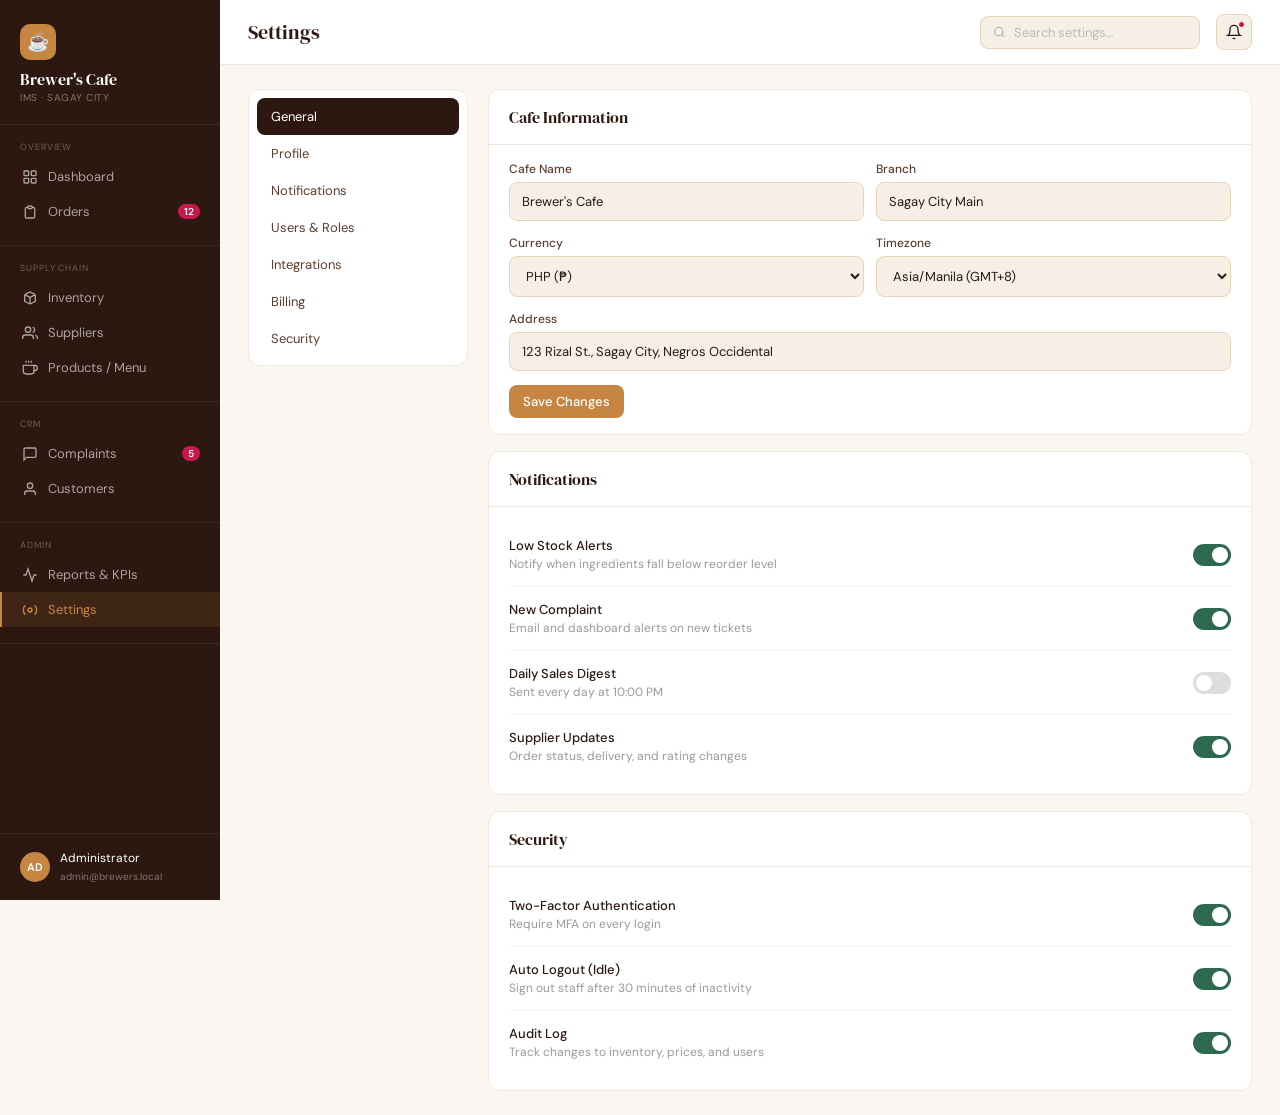
<file: settings.html>
<!DOCTYPE html>
<html lang="en">
<head>
<meta charset="UTF-8"><meta name="viewport" content="width=device-width, initial-scale=1.0">
<title>Settings – Brewer's Cafe IMS</title>
<link rel="preconnect" href="https://fonts.googleapis.com">
<link href="https://fonts.googleapis.com/css2?family=DM+Serif+Display&family=DM+Sans:wght@300;400;500;600&display=swap" rel="stylesheet">
<link rel="stylesheet" href="styles.css">
</head>
<body>
<div id="sidebar-mount"></div>
<main class="main">
  <div id="topbar-mount"></div>
  <div class="content">

    <div class="settings-grid">
      <div class="settings-nav">
        <div class="settings-nav-item active">General</div>
        <div class="settings-nav-item">Profile</div>
        <div class="settings-nav-item">Notifications</div>
        <div class="settings-nav-item">Users & Roles</div>
        <div class="settings-nav-item">Integrations</div>
        <div class="settings-nav-item">Billing</div>
        <div class="settings-nav-item">Security</div>
      </div>

      <div>
        <div class="panel" style="margin-bottom:16px;">
          <div class="panel-head"><h3>Cafe Information</h3></div>
          <div class="panel-body">
            <div class="field-row">
              <div class="field"><label>Cafe Name</label><input type="text" value="Brewer's Cafe"></div>
              <div class="field"><label>Branch</label><input type="text" value="Sagay City Main"></div>
            </div>
            <div class="field-row">
              <div class="field"><label>Currency</label><select><option>PHP (₱)</option><option>USD ($)</option></select></div>
              <div class="field"><label>Timezone</label><select><option>Asia/Manila (GMT+8)</option><option>UTC</option></select></div>
            </div>
            <div class="field"><label>Address</label><input type="text" value="123 Rizal St., Sagay City, Negros Occidental"></div>
            <button class="btn btn-primary">Save Changes</button>
          </div>
        </div>

        <div class="panel" style="margin-bottom:16px;">
          <div class="panel-head"><h3>Notifications</h3></div>
          <div class="panel-body">
            <div class="setting-row"><div><h4>Low Stock Alerts</h4><p>Notify when ingredients fall below reorder level</p></div><label class="toggle"><input type="checkbox" checked><span class="toggle-slider"></span></label></div>
            <div class="setting-row"><div><h4>New Complaint</h4><p>Email and dashboard alerts on new tickets</p></div><label class="toggle"><input type="checkbox" checked><span class="toggle-slider"></span></label></div>
            <div class="setting-row"><div><h4>Daily Sales Digest</h4><p>Sent every day at 10:00 PM</p></div><label class="toggle"><input type="checkbox"><span class="toggle-slider"></span></label></div>
            <div class="setting-row"><div><h4>Supplier Updates</h4><p>Order status, delivery, and rating changes</p></div><label class="toggle"><input type="checkbox" checked><span class="toggle-slider"></span></label></div>
          </div>
        </div>

        <div class="panel">
          <div class="panel-head"><h3>Security</h3></div>
          <div class="panel-body">
            <div class="setting-row"><div><h4>Two-Factor Authentication</h4><p>Require MFA on every login</p></div><label class="toggle"><input type="checkbox" checked><span class="toggle-slider"></span></label></div>
            <div class="setting-row"><div><h4>Auto Logout (Idle)</h4><p>Sign out staff after 30 minutes of inactivity</p></div><label class="toggle"><input type="checkbox" checked><span class="toggle-slider"></span></label></div>
            <div class="setting-row"><div><h4>Audit Log</h4><p>Track changes to inventory, prices, and users</p></div><label class="toggle"><input type="checkbox" checked><span class="toggle-slider"></span></label></div>
          </div>
        </div>
      </div>
    </div>

  </div>
</main>
<script src="app.js"></script>
<script>mountLayout({ active: 'settings', title: 'Settings' });</script>
</body>
</html>
</file>
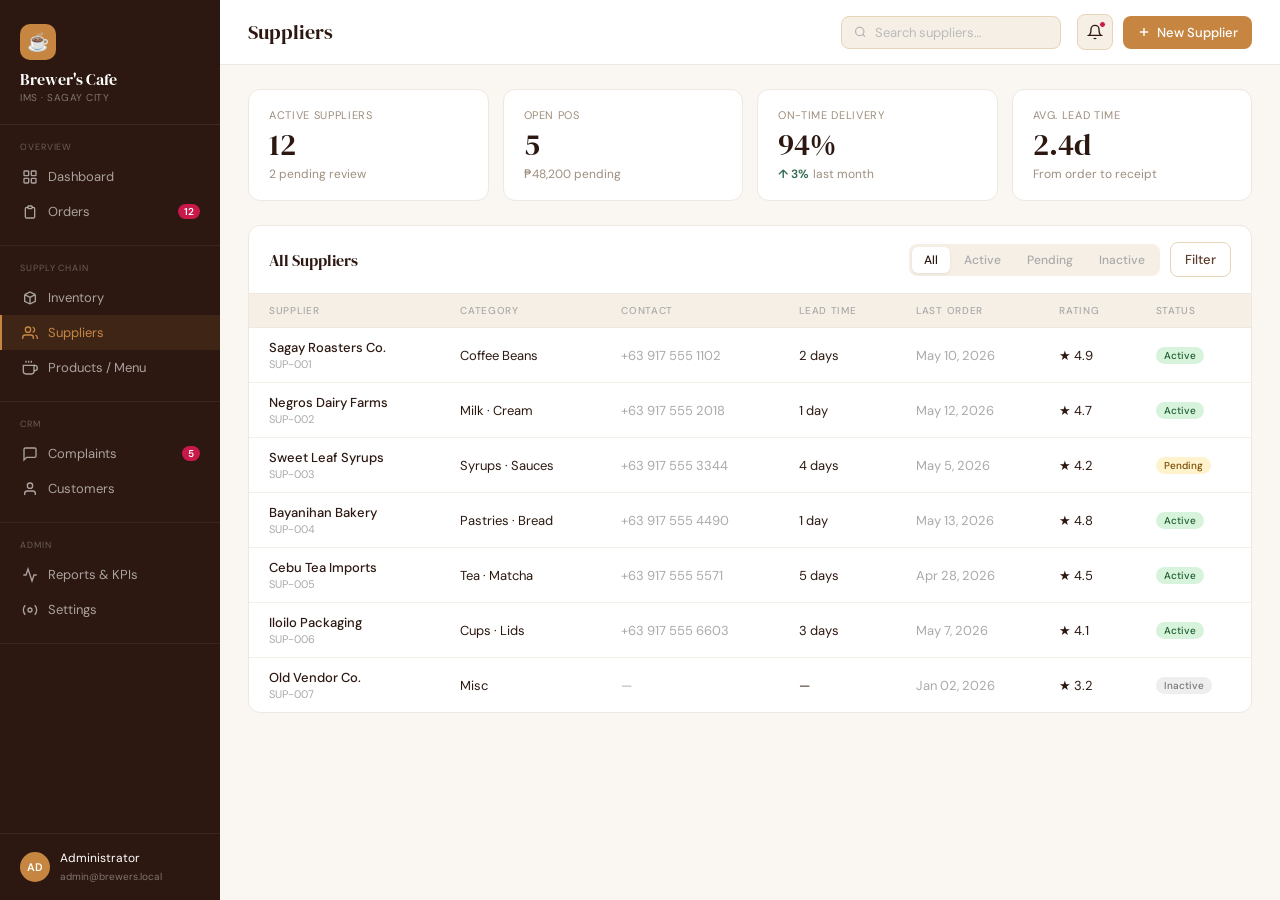
<file: suppliers.html>
<!DOCTYPE html>
<html lang="en">
<head>
<meta charset="UTF-8"><meta name="viewport" content="width=device-width, initial-scale=1.0">
<title>Suppliers – Brewer's Cafe IMS</title>
<link rel="preconnect" href="https://fonts.googleapis.com">
<link href="https://fonts.googleapis.com/css2?family=DM+Serif+Display&family=DM+Sans:wght@300;400;500;600&display=swap" rel="stylesheet">
<link rel="stylesheet" href="styles.css">
</head>
<body>
<div id="sidebar-mount"></div>
<main class="main">
  <div id="topbar-mount"></div>
  <div class="content">

    <div class="metrics-row">
      <div class="metric-card"><div class="metric-label">Active Suppliers</div><div class="metric-value">12</div><div class="metric-sub">2 pending review</div></div>
      <div class="metric-card"><div class="metric-label">Open POs</div><div class="metric-value">5</div><div class="metric-sub">₱48,200 pending</div></div>
      <div class="metric-card"><div class="metric-label">On-Time Delivery</div><div class="metric-value">94%</div><div class="metric-sub"><span class="badge-up">↑ 3%</span> last month</div></div>
      <div class="metric-card"><div class="metric-label">Avg. Lead Time</div><div class="metric-value">2.4d</div><div class="metric-sub">From order to receipt</div></div>
    </div>

    <div class="panel">
      <div class="panel-head">
        <h3>All Suppliers</h3>
        <div class="tab-row"><div class="tab active">All</div><div class="tab">Active</div><div class="tab">Pending</div><div class="tab">Inactive</div></div>
        <button class="btn btn-ghost">Filter</button>
      </div>
      <table class="data-table">
        <thead><tr><th>Supplier</th><th>Category</th><th>Contact</th><th>Lead Time</th><th>Last Order</th><th>Rating</th><th>Status</th></tr></thead>
        <tbody>
          <tr><td><div class="item-name">Sagay Roasters Co.</div><div class="item-sub">SUP-001</div></td><td>Coffee Beans</td><td style="color:#aaa;">+63 917 555 1102</td><td>2 days</td><td style="color:#aaa;">May 10, 2026</td><td>★ 4.9</td><td><span class="tag tag-active">Active</span></td></tr>
          <tr><td><div class="item-name">Negros Dairy Farms</div><div class="item-sub">SUP-002</div></td><td>Milk · Cream</td><td style="color:#aaa;">+63 917 555 2018</td><td>1 day</td><td style="color:#aaa;">May 12, 2026</td><td>★ 4.7</td><td><span class="tag tag-active">Active</span></td></tr>
          <tr><td><div class="item-name">Sweet Leaf Syrups</div><div class="item-sub">SUP-003</div></td><td>Syrups · Sauces</td><td style="color:#aaa;">+63 917 555 3344</td><td>4 days</td><td style="color:#aaa;">May 5, 2026</td><td>★ 4.2</td><td><span class="tag tag-pending">Pending</span></td></tr>
          <tr><td><div class="item-name">Bayanihan Bakery</div><div class="item-sub">SUP-004</div></td><td>Pastries · Bread</td><td style="color:#aaa;">+63 917 555 4490</td><td>1 day</td><td style="color:#aaa;">May 13, 2026</td><td>★ 4.8</td><td><span class="tag tag-active">Active</span></td></tr>
          <tr><td><div class="item-name">Cebu Tea Imports</div><div class="item-sub">SUP-005</div></td><td>Tea · Matcha</td><td style="color:#aaa;">+63 917 555 5571</td><td>5 days</td><td style="color:#aaa;">Apr 28, 2026</td><td>★ 4.5</td><td><span class="tag tag-active">Active</span></td></tr>
          <tr><td><div class="item-name">Iloilo Packaging</div><div class="item-sub">SUP-006</div></td><td>Cups · Lids</td><td style="color:#aaa;">+63 917 555 6603</td><td>3 days</td><td style="color:#aaa;">May 7, 2026</td><td>★ 4.1</td><td><span class="tag tag-active">Active</span></td></tr>
          <tr><td><div class="item-name">Old Vendor Co.</div><div class="item-sub">SUP-007</div></td><td>Misc</td><td style="color:#aaa;">—</td><td>—</td><td style="color:#aaa;">Jan 02, 2026</td><td>★ 3.2</td><td><span class="tag tag-inactive">Inactive</span></td></tr>
        </tbody>
      </table>
    </div>

  </div>
</main>
<script src="app.js"></script>
<script>mountLayout({ active: 'suppliers', title: 'Suppliers', cta: 'New Supplier' });</script>
</body>
</html>
</file>
<file: styles.css>
:root {
  --cream: #FAF7F2;
  --espresso: #2C1810;
  --roast: #5C3D2E;
  --caramel: #C68642;
  --latte: #E8D5B7;
  --foam: #F5EFE6;
  --mint: #2D6A4F;
  --mint-light: #D8F3DC;
  --rose: #C9184A;
  --rose-light: #FFE0E6;
  --amber: #D4850A;
  --amber-light: #FFF3CD;
  --sidebar-w: 220px;
}

* { margin: 0; padding: 0; box-sizing: border-box; }

body {
  font-family: 'DM Sans', sans-serif;
  background: var(--cream);
  color: var(--espresso);
  display: flex;
  min-height: 100vh;
  font-size: 14px;
}

/* === SIDEBAR === */
.sidebar {
  width: var(--sidebar-w);
  min-height: 100vh;
  background: var(--espresso);
  display: flex;
  flex-direction: column;
  position: fixed;
  left: 0; top: 0;
  z-index: 100;
}
.brand { padding: 24px 20px 20px; border-bottom: 1px solid rgba(255,255,255,0.08); }
.brand-icon {
  width: 36px; height: 36px;
  background: var(--caramel);
  border-radius: 10px;
  display: flex; align-items: center; justify-content: center;
  font-size: 18px; margin-bottom: 10px;
}
.brand h1 { font-family: 'DM Serif Display', serif; font-size: 16px; color: #fff; line-height: 1.2; font-weight: 400; }
.brand p { font-size: 10px; color: rgba(255,255,255,0.4); margin-top: 2px; letter-spacing: 0.05em; text-transform: uppercase; }

.nav-section { padding: 16px 0; border-bottom: 1px solid rgba(255,255,255,0.06); }
.nav-label { font-size: 9px; letter-spacing: 0.1em; text-transform: uppercase; color: rgba(255,255,255,0.3); padding: 0 20px; margin-bottom: 6px; }
.nav-item {
  display: flex; align-items: center; gap: 10px;
  padding: 9px 20px;
  color: rgba(255,255,255,0.6);
  font-size: 13px; cursor: pointer;
  transition: all 0.15s;
  border-left: 2px solid transparent;
  text-decoration: none;
}
.nav-item:hover { color: #fff; background: rgba(255,255,255,0.05); }
.nav-item.active { color: var(--caramel); background: rgba(198,134,66,0.12); border-left-color: var(--caramel); }
.nav-item svg { width: 16px; height: 16px; flex-shrink: 0; }
.nav-badge { margin-left: auto; background: var(--rose); color: #fff; font-size: 10px; font-weight: 600; border-radius: 8px; padding: 1px 6px; }

.sidebar-footer { margin-top: auto; padding: 16px 20px; border-top: 1px solid rgba(255,255,255,0.06); }
.user-pill { display: flex; align-items: center; gap: 10px; }
.avatar {
  width: 30px; height: 30px; border-radius: 50%;
  background: var(--caramel);
  display: flex; align-items: center; justify-content: center;
  font-size: 11px; font-weight: 600; color: #fff;
}
.user-info p { font-size: 12px; color: #fff; }
.user-info span { font-size: 10px; color: rgba(255,255,255,0.4); }

/* === MAIN === */
.main { margin-left: var(--sidebar-w); flex: 1; display: flex; flex-direction: column; min-height: 100vh; }
.topbar {
  background: #fff;
  border-bottom: 1px solid #ede8e0;
  padding: 14px 28px;
  display: flex; align-items: center; gap: 16px;
  position: sticky; top: 0; z-index: 90;
}
.topbar h2 { font-family: 'DM Serif Display', serif; font-size: 20px; font-weight: 400; flex: 1; }
.search-bar {
  display: flex; align-items: center;
  background: var(--foam);
  border: 1px solid var(--latte);
  border-radius: 8px; padding: 7px 12px; gap: 8px; width: 220px;
}
.search-bar svg { color: #aaa; }
.search-bar input { border: none; background: transparent; font-family: inherit; font-size: 13px; color: var(--espresso); outline: none; width: 100%; }
.search-bar input::placeholder { color: #bbb; }

.topbar-actions { display: flex; gap: 10px; align-items: center; }

.btn {
  display: inline-flex; align-items: center; gap: 6px;
  padding: 8px 14px; border-radius: 8px;
  font-family: inherit; font-size: 13px; font-weight: 500;
  cursor: pointer; border: none; transition: all 0.15s;
}
.btn-primary { background: var(--caramel); color: #fff; }
.btn-primary:hover { background: #b3742f; }
.btn-ghost { background: transparent; color: var(--roast); border: 1px solid var(--latte); }
.btn-ghost:hover { background: var(--foam); }
.btn-dark { background: var(--espresso); color: #fff; }

.notif-btn {
  position: relative;
  background: var(--foam); border: 1px solid var(--latte); border-radius: 8px;
  width: 36px; height: 36px; display: flex; align-items: center; justify-content: center; cursor: pointer;
}
.notif-dot { position: absolute; top: 6px; right: 6px; width: 7px; height: 7px; border-radius: 50%; background: var(--rose); border: 1.5px solid #fff; }

.content { padding: 24px 28px; }

/* === METRICS === */
.metrics-row { display: grid; grid-template-columns: repeat(4, 1fr); gap: 14px; margin-bottom: 24px; }
.metric-card { background: #fff; border: 1px solid #ede8e0; border-radius: 12px; padding: 18px 20px; }
.metric-label { font-size: 11px; text-transform: uppercase; letter-spacing: 0.06em; color: #9e8e7e; margin-bottom: 8px; display: flex; align-items: center; gap: 6px; }
.metric-label svg { width: 14px; height: 14px; }
.metric-value { font-family: 'DM Serif Display', serif; font-size: 30px; font-weight: 400; line-height: 1; color: var(--espresso); }
.metric-sub { margin-top: 6px; font-size: 12px; color: #9e8e7e; display: flex; align-items: center; gap: 4px; }
.badge-up { color: var(--mint); font-weight: 600; }
.badge-down { color: var(--rose); font-weight: 600; }

/* === GRID === */
.grid-2 { display: grid; grid-template-columns: 1.4fr 1fr; gap: 16px; margin-bottom: 20px; }
.grid-3 { display: grid; grid-template-columns: 1fr 1fr 1fr; gap: 16px; }
.grid-1 { margin-bottom: 20px; }

.panel { background: #fff; border: 1px solid #ede8e0; border-radius: 12px; overflow: hidden; }
.panel-head { padding: 16px 20px; border-bottom: 1px solid #ede8e0; display: flex; align-items: center; gap: 10px; }
.panel-head h3 { font-family: 'DM Serif Display', serif; font-size: 16px; font-weight: 400; flex: 1; }
.panel-head .view-all { font-size: 12px; color: var(--caramel); cursor: pointer; font-weight: 500; }
.panel-body { padding: 16px 20px; }

/* === TABLES === */
.data-table { width: 100%; border-collapse: collapse; }
.data-table th {
  font-size: 10px; text-transform: uppercase; letter-spacing: 0.07em;
  color: #aaa; font-weight: 500; text-align: left;
  padding: 10px 20px; background: var(--foam); border-bottom: 1px solid #ede8e0;
}
.data-table td { padding: 11px 20px; font-size: 13px; border-bottom: 1px solid #f5f0ea; vertical-align: middle; }
.data-table tr:last-child td { border-bottom: none; }
.data-table tr:hover td { background: var(--foam); }

.order-id { font-weight: 600; color: var(--roast); font-size: 12px; }
.item-name { font-weight: 500; }
.item-sub { font-size: 11px; color: #aaa; margin-top: 1px; }

/* === STATUS PILLS === */
.status-pill { display: inline-flex; align-items: center; gap: 4px; padding: 3px 9px; border-radius: 20px; font-size: 11px; font-weight: 500; }
.status-pill .dot { width: 5px; height: 5px; border-radius: 50%; }
.status-done { background: var(--mint-light); color: #1B5E2E; }
.status-done .dot { background: var(--mint); }
.status-prep { background: var(--amber-light); color: #7A4A00; }
.status-prep .dot { background: var(--amber); }
.status-cancel { background: var(--rose-light); color: #7C0020; }
.status-cancel .dot { background: var(--rose); }
.status-new { background: #EEF2FF; color: #3730A3; }
.status-new .dot { background: #6366F1; }

/* === STOCK === */
.stock-list { padding: 4px 0; }
.stock-item { display: flex; align-items: center; gap: 12px; padding: 12px 20px; border-bottom: 1px solid #f5f0ea; }
.stock-item:last-child { border-bottom: none; }
.stock-icon { width: 32px; height: 32px; border-radius: 8px; display: flex; align-items: center; justify-content: center; font-size: 16px; flex-shrink: 0; }
.stock-info { flex: 1; }
.stock-name { font-size: 13px; font-weight: 500; }
.stock-unit { font-size: 11px; color: #aaa; }
.stock-bar-wrap { width: 100px; }
.stock-bar-bg { height: 5px; border-radius: 3px; background: #ede8e0; overflow: hidden; }
.stock-bar-fill { height: 100%; border-radius: 3px; transition: width 0.3s; }
.bar-ok { background: var(--mint); }
.bar-warn { background: var(--amber); }
.bar-critical { background: var(--rose); }
.stock-pct { font-size: 11px; color: #aaa; text-align: right; margin-top: 3px; }
.stock-alert { font-size: 10px; padding: 2px 7px; border-radius: 10px; font-weight: 500; }
.alert-ok { background: var(--mint-light); color: var(--mint); }
.alert-warn { background: var(--amber-light); color: #7A4A00; }
.alert-low { background: var(--rose-light); color: var(--rose); }

/* === COMPLAINTS === */
.complaint-list { padding: 4px 0; }
.complaint-item { padding: 14px 20px; border-bottom: 1px solid #f5f0ea; }
.complaint-item:last-child { border-bottom: none; }
.complaint-top { display: flex; align-items: flex-start; justify-content: space-between; margin-bottom: 4px; }
.complaint-customer { font-weight: 500; font-size: 13px; }
.complaint-time { font-size: 11px; color: #bbb; }
.complaint-text { font-size: 12px; color: #888; line-height: 1.4; }
.complaint-footer { display: flex; align-items: center; justify-content: space-between; margin-top: 8px; }
.priority-tag { font-size: 10px; padding: 2px 8px; border-radius: 10px; font-weight: 600; letter-spacing: 0.04em; }
.p-high { background: #FECACA; color: #7F1D1D; }
.p-med { background: #FEF3C7; color: #78350F; }
.p-low { background: #D1FAE5; color: #064E3B; }
.resolve-btn { font-size: 11px; color: var(--caramel); cursor: pointer; font-weight: 500; background: none; border: none; font-family: inherit; }

/* === KPI === */
.kpi-row { display: grid; grid-template-columns: repeat(5, 1fr); gap: 12px; margin-bottom: 20px; }
.kpi-card { background: #fff; border: 1px solid #ede8e0; border-radius: 10px; padding: 14px 16px; position: relative; overflow: hidden; }
.kpi-card::before { content: ''; position: absolute; top: 0; left: 0; right: 0; height: 3px; }
.kpi-card.kpi-ok::before { background: var(--mint); }
.kpi-card.kpi-warn::before { background: var(--amber); }
.kpi-card.kpi-bad::before { background: var(--rose); }
.kpi-name { font-size: 10px; color: #aaa; text-transform: uppercase; letter-spacing: 0.06em; margin-bottom: 6px; }
.kpi-val { font-family: 'DM Serif Display', serif; font-size: 22px; font-weight: 400; color: var(--espresso); }
.kpi-target { font-size: 10px; color: #bbb; margin-top: 3px; }

/* === CHART === */
.mini-chart { padding: 16px 20px 12px; display: flex; align-items: flex-end; gap: 6px; height: 140px; }
.bar-col { flex: 1; display: flex; flex-direction: column; align-items: center; gap: 4px; height: 100%; justify-content: flex-end; }
.bar-rect { width: 100%; border-radius: 4px 4px 0 0; background: var(--caramel); opacity: 0.85; min-height: 4px; }
.bar-lbl { font-size: 9px; color: #bbb; }

/* === TAGS === */
.tag { display: inline-block; padding: 2px 8px; border-radius: 10px; font-size: 10px; font-weight: 500; }
.tag-active { background: var(--mint-light); color: #1B5E2E; }
.tag-pending { background: var(--amber-light); color: #7A4A00; }
.tag-inactive { background: #eee; color: #777; }

/* === TABS === */
.tab-row { display: flex; gap: 2px; background: var(--foam); border-radius: 8px; padding: 3px; }
.tab { padding: 5px 12px; border-radius: 6px; font-size: 12px; font-weight: 500; cursor: pointer; color: #aaa; }
.tab.active { background: #fff; color: var(--espresso); box-shadow: 0 1px 3px rgba(0,0,0,0.08); }

/* === DONUT === */
.donut-wrap { padding: 16px 20px; display: flex; align-items: center; gap: 20px; }
.donut {
  width: 72px; height: 72px; border-radius: 50%;
  background: conic-gradient(var(--mint) 0% 67%, var(--amber) 67% 82%, var(--rose) 82% 100%);
  display: flex; align-items: center; justify-content: center; flex-shrink: 0; position: relative;
}
.donut::after { content: ''; position: absolute; width: 46px; height: 46px; background: #fff; border-radius: 50%; }
.legend-item { display: flex; align-items: center; gap: 6px; font-size: 12px; margin-bottom: 5px; }
.legend-dot { width: 8px; height: 8px; border-radius: 2px; flex-shrink: 0; }
.legend-num { margin-left: auto; font-weight: 600; color: var(--espresso); }

/* === FORMS === */
.field { margin-bottom: 14px; }
.field label { display: block; font-size: 12px; font-weight: 500; color: var(--roast); margin-bottom: 5px; }
.field input, .field select, .field textarea {
  width: 100%; padding: 10px 12px;
  border: 1px solid var(--latte); border-radius: 8px;
  font-family: inherit; font-size: 13px;
  color: var(--espresso); background: var(--foam); outline: none;
}
.field input:focus, .field select:focus, .field textarea:focus { border-color: var(--caramel); background: #fff; }
.field-row { display: grid; grid-template-columns: 1fr 1fr; gap: 12px; }

/* === PRODUCT GRID === */
.product-grid { display: grid; grid-template-columns: repeat(auto-fill, minmax(220px, 1fr)); gap: 14px; }
.product-card { background: #fff; border: 1px solid #ede8e0; border-radius: 12px; overflow: hidden; transition: all 0.15s; cursor: pointer; }
.product-card:hover { border-color: var(--caramel); transform: translateY(-2px); box-shadow: 0 6px 18px rgba(44,24,16,0.08); }
.product-img { height: 130px; background: var(--foam); display: flex; align-items: center; justify-content: center; font-size: 44px; }
.product-body { padding: 12px 14px; }
.product-name { font-weight: 600; font-size: 14px; }
.product-cat { font-size: 11px; color: #aaa; text-transform: uppercase; letter-spacing: 0.05em; margin-top: 2px; }
.product-foot { display: flex; align-items: center; justify-content: space-between; margin-top: 10px; }
.product-price { font-family: 'DM Serif Display', serif; font-size: 18px; color: var(--caramel); }

/* === CUSTOMER === */
.cust-row { display: flex; align-items: center; gap: 12px; }
.cust-avatar { width: 36px; height: 36px; border-radius: 50%; background: var(--latte); color: var(--roast); display: flex; align-items: center; justify-content: center; font-weight: 600; font-size: 13px; }

/* === SETTINGS === */
.settings-grid { display: grid; grid-template-columns: 220px 1fr; gap: 20px; }
.settings-nav { background: #fff; border: 1px solid #ede8e0; border-radius: 12px; padding: 8px; height: fit-content; }
.settings-nav-item { padding: 10px 14px; border-radius: 8px; font-size: 13px; cursor: pointer; color: var(--roast); }
.settings-nav-item:hover { background: var(--foam); }
.settings-nav-item.active { background: var(--espresso); color: #fff; }
.toggle { position: relative; display: inline-block; width: 38px; height: 22px; }
.toggle input { opacity: 0; width: 0; height: 0; }
.toggle-slider { position: absolute; cursor: pointer; inset: 0; background: #ddd; border-radius: 22px; transition: 0.2s; }
.toggle-slider::before { position: absolute; content: ''; height: 16px; width: 16px; left: 3px; top: 3px; background: white; border-radius: 50%; transition: 0.2s; }
.toggle input:checked + .toggle-slider { background: var(--mint); }
.toggle input:checked + .toggle-slider::before { transform: translateX(16px); }
.setting-row { display: flex; align-items: center; justify-content: space-between; padding: 14px 0; border-bottom: 1px solid #f5f0ea; }
.setting-row:last-child { border-bottom: none; }
.setting-row h4 { font-size: 13px; font-weight: 500; }
.setting-row p { font-size: 12px; color: #999; margin-top: 2px; }

@media (max-width: 1100px) {
  .kpi-row { grid-template-columns: repeat(3, 1fr); }
  .grid-3 { grid-template-columns: 1fr 1fr; }
  .metrics-row { grid-template-columns: 1fr 1fr; }
}
</file>
